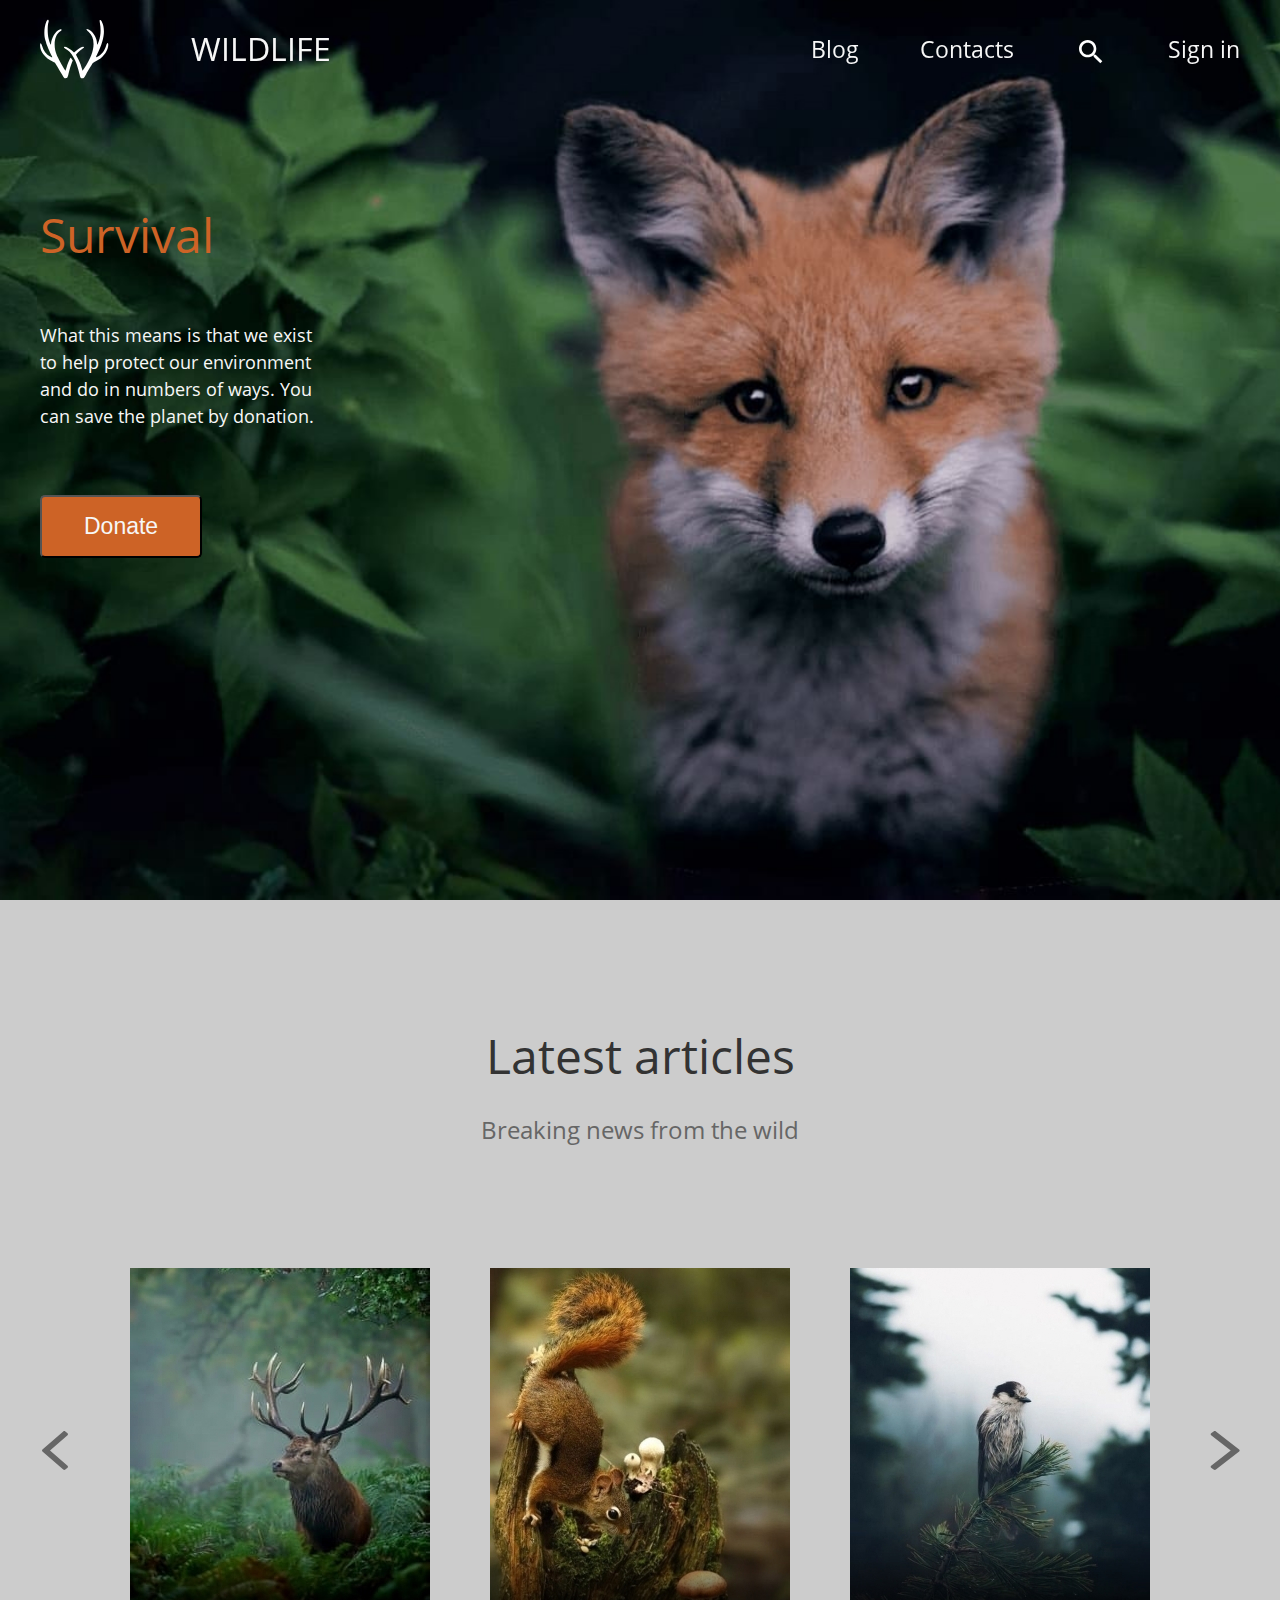
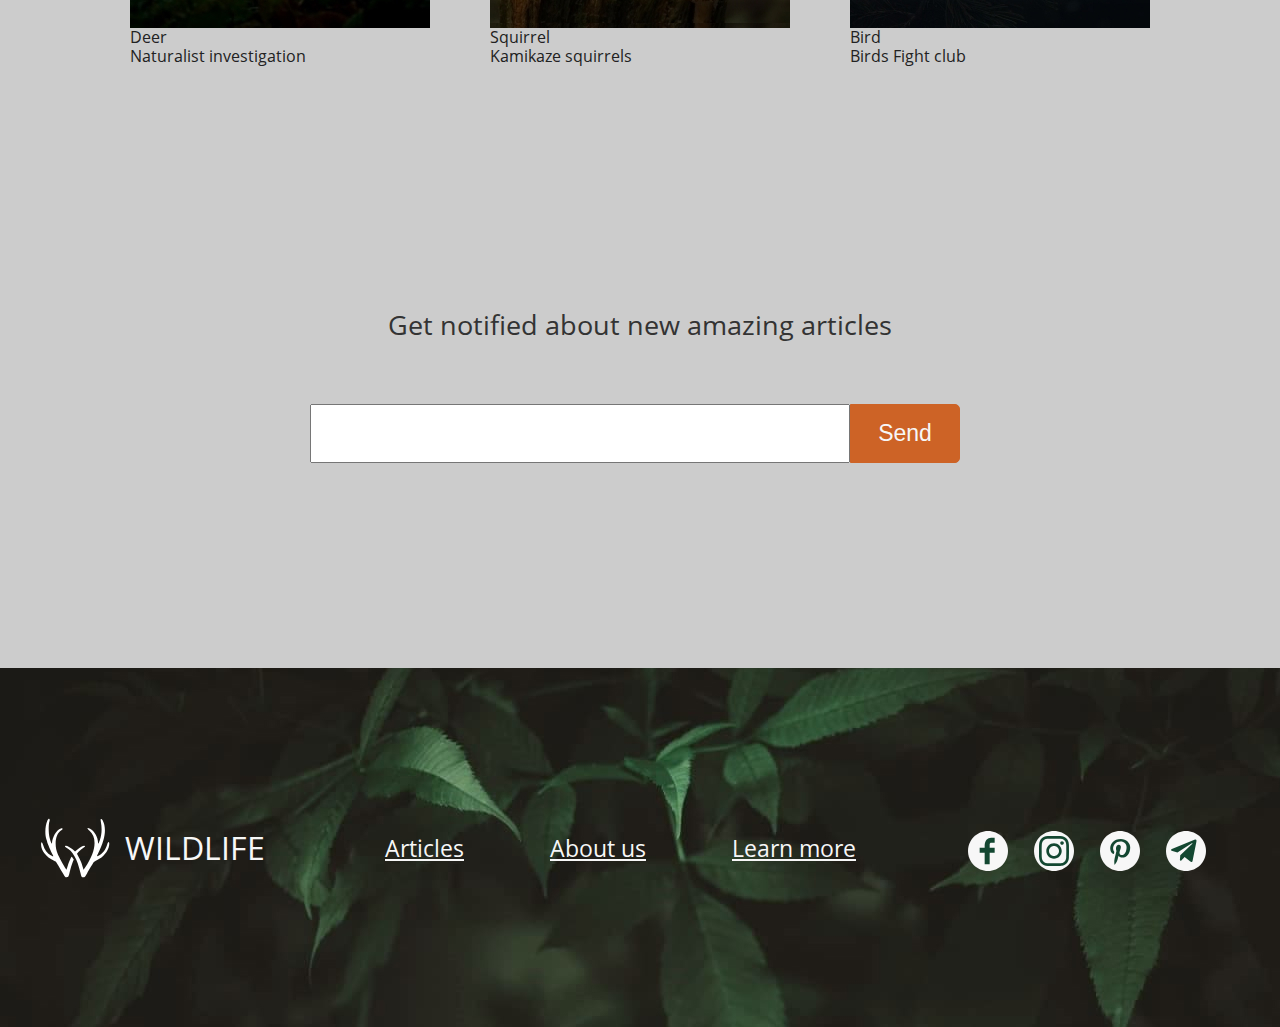
<file: wildlife/index.html>
<!DOCTYPE html>
<html lang="en">
<head>
    <meta charset="UTF-8">
    <meta http-equiv="X-UA-Compatible" content="IE=edge">
    <meta name="viewport" content="width=device-width, initial-scale=1.0">
    <link rel="stylesheet" href="./style.css">
    <title>Wildlife</title>
</head>
<body>
    <!-- Header start -->
    <header class="header">
        <div class="wrapper">
            <div class="header_wrapper">
                <div class="header_logo">
                    <a href="./" class="header_logo-link">
                <img src="./assets/img/Logo.svg" alt="wildlife" class="header_logo-pic">
            </a>
          </div>

                <nav>
                    <ul class="header_list">
                        <li class="header_item_p">
                            <p class="header_link_p">wildlife</p>
                        </li>
                        <li class="header_item">
                            <a href="#!" class="header_link">Blog</a>
                        </li>
                        <li class="header_item">
                            <a href="#!" class="header_link">Contacts</a>
                        </li>
                        <li class="header_item">
                    <a href="#!" class="header_link"><img src="./assets/img/Search.svg" alt="Search"></a>
                        </li>
                        <li class="header_item">
                            <a href="#!" class="header_link">Sign in</a>
                        </li>
                    </ul>
                </nav>
            </div>
        </div>
   </header>
   <!-- Header and -->

   <!-- main start -->

   <main class="main">
       <section class="intro">
           <div class="wrapper">
               <h1 class="intro_title">Survival</h1>
               <p class="intro_subtitle">
                   What this means is that we exist to help protect our environment and do in numbers of ways. You can save the planet by donation.
               </p>
               <p class="donate">
                   <button type="submit" class="donate_button">Donate</button>
               </p>
           </div>
       </section>

       <!-- Latest articles start -->
       <section class="Latest_articles">
           <div class="wrapper">
           <div class="latest_wrap">
                   <h2 class="latest_title">Latest articles
                   </h2>
                   <p class="latest_subTitle">
                       Breaking news from the wild
                   </p>
                   
                   <div class="places_cards">
                       <figure class="places_card">
                           <a href="#!"><img src="./assets/img/lArrow.svg" alt="lArrow"></a>
                           
                       </figure>
                       <figure class="places_card">
                           <img src="./assets/img/Deer.jpg" alt="Deer">
                           <figcaption class="plases_card_title">
                               Deer
                           </figcaption>
                           <figcaption class="plases_card_subTitle">
                               Naturalist investigation
                           </figcaption>
                       </figure>
                       <figure class="places_card">
                           <img src="./assets/img/Squirrel.jpg" alt="Squirrel">
                           <figcaption class="plases_card_title">
                               Squirrel
                           </figcaption>
                           <figcaption class="plases_card_subTitle">
                               Kamikaze squirrels
                           </figcaption>
                       </figure>
                       <figure class="places_card">
                           <img src="./assets/img/Bird.jpg" alt="Bird">
                           <figcaption class="plases_card_title">
                               Bird
                           </figcaption>
                           <figcaption class="plases_card_subTitle">
                               Birds Fight club
                           </figcaption>
                       </figure>
                        <figure class="places_card">
                           <a href="#!"><img src="./assets/img/rArrow.svg" alt="rArrow"></a>
                       </figure>
                   </div>
                   <p class="latest_subTitle_p">Get notified about new amazing articles</p>
                   <!-- Form start -->
                   <form class="search_form">
                       <p class="search_form_info">
                           <input type="text" class="searh_form_input">
                           <button class="searh_form_button">Send</button>
                       </p>
                   </form>
                   <!-- Form finish -->
               </div>
           </div>
       </section>
  </main>
 <!-- Latest articles and -->

  <!-- main and -->
    

       <!-- Footer start -->
       <footer class="footer">
           <div class="wrapper">
               <div class="footer_wrapper">
                   <div class="footer_logo">
                       <a href="./" class="footer_logo_link">
                    <img src="./assets/img/footer_logo.svg" alt="wildlife" class="footer_logo_pic">
                       </a>
                   </div>


               <nav>
                   <ul class="footer_list">
                       <li class="footer_item">
                           <p class="footer_link_p">wildlife</p>
                       </li>
                       <li class="footer_item_text">
                           <a href="#!" class="footer_link">Articles</a>
                       </li>
                       <li class="footer_item_text">
                           <a href="#!" class="footer_link">About us</a>
                       </li>
                       <li class="footer_item_text">
                           <a href="#!" class="footer_link">Learn more</a>
                       </li>
                       <li class="footer_item_img">
                           <a href="#!" class="footer_link"><img src="./assets/img/Facebook.svg" alt="Facebook"></a>
                       </li>
                       <li class="footer_item_img">
                           <a href="#!" class="footer_link"><img src="./assets/img/Instagram.svg" alt="nstagram"></a>
                       </li>
                       <li class="footer_item_img">
                           <a href="#!" class="footer_link"><img src="./assets/img/Pinterest.svg" alt="Pinterest"></a>
                       </li>
                       <li class="footer_item_img">
                           <a href="#!" class="footer_link"><img src="./assets/img/Telegram.svg" alt="Telegram"></a>
                       </li>
                   </ul>
               </nav>
           </div>
           </div>
       </footer>
       <!-- Footer and -->
       
</body>
</html>
</file>
<file: wildlife/style.css>
/* code for reset
 http://meyerweb.com/eric/tools/css/reset/
   v2.0-modified | 20110126
   License: none (public domain)
*/

html,
body,
div,
span,
applet,
object,
iframe,
h1,
h2,
h3,
h4,
h5,
h6,
p,
blockquote,
pre,
a,
abbr,
acronym,
address,
big,
cite,
code,
del,
dfn,
em,
img,
ins,
kbd,
q,
s,
samp,
small,
strike,
strong,
sub,
sup,
tt,
var,
b,
u,
i,
center,
dl,
dt,
dd,
ol,
ul,
li,
fieldset,
form,
label,
legend,
table,
caption,
tbody,
tfoot,
thead,
tr,
th,
td,
article,
aside,
canvas,
details,
embed,
figure,
figcaption,
footer,
header,
hgroup,
menu,
nav,
output,
ruby,
section,
summary,
time,
mark,
audio,
video {
    margin: 0;
    padding: 0;
    border: 0;
    font-size: 100%;
    font: inherit;
    vertical-align: baseline;
}

/* make sure to set some focus styles for accessibility */
:focus {
    outline: 0;
}

/* HTML5 display-role reset for older browsers */
article,
aside,
details,
figcaption,
figure,
footer,
header,
hgroup,
menu,
nav,
section {
    display: block;
}

body {
    line-height: 1;
}

ol,
ul {
    list-style: none;
}

blockquote,
q {
    quotes: none;
}

blockquote:before,
blockquote:after,
q:before,
q:after {
    content: '';
    content: none;
}

table {
    border-collapse: collapse;
    border-spacing: 0;
}

input[type=search]::-webkit-search-cancel-button,
input[type=search]::-webkit-search-decoration,
input[type=search]::-webkit-search-results-button,
input[type=search]::-webkit-search-results-decoration {
    -webkit-appearance: none;
    -moz-appearance: none;
}

input[type=search] {
    -webkit-appearance: none;
    -moz-appearance: none;
    -webkit-box-sizing: content-box;
    -moz-box-sizing: content-box;
    box-sizing: content-box;
}

textarea {
    overflow: auto;
    vertical-align: top;
    resize: vertical;
}

/**
 * Correct `inline-block` display not defined in IE 6/7/8/9 and Firefox 3.
 */

audio,
canvas,
video {
    display: inline-block;
    *display: inline;
    *zoom: 1;
    max-width: 100%;
}

/**
 * Prevent modern browsers from displaying `audio` without controls.
 * Remove excess height in iOS 5 devices.
 */

audio:not([controls]) {
    display: none;
    height: 0;
}

/**
 * Address styling not present in IE 7/8/9, Firefox 3, and Safari 4.
 * Known issue: no IE 6 support.
 */

[hidden] {
    display: none;
}

/**
 * 1. Correct text resizing oddly in IE 6/7 when body `font-size` is set using
 *    `em` units.
 * 2. Prevent iOS text size adjust after orientation change, without disabling
 *    user zoom.
 */

html {
    font-size: 100%;
    /* 1 */
    -webkit-text-size-adjust: 100%;
    /* 2 */
    -ms-text-size-adjust: 100%;
    /* 2 */
}

/**
 * Address `outline` inconsistency between Chrome and other browsers.
 */

a:focus {
    outline: thin dotted;
}

/**
 * Improve readability when focused and also mouse hovered in all browsers.
 */

a:active,
a:hover {
    outline: 0;
}

/**
 * 1. Remove border when inside `a` element in IE 6/7/8/9 and Firefox 3.
 * 2. Improve image quality when scaled in IE 7.
 */

img {
    border: 0;
    /* 1 */
    -ms-interpolation-mode: bicubic;
    /* 2 */
}

/**
 * Address margin not present in IE 6/7/8/9, Safari 5, and Opera 11.
 */

figure {
    margin: 0;
}

/**
 * Correct margin displayed oddly in IE 6/7.
 */

form {
    margin: 0;
}

/**
 * Define consistent border, margin, and padding.
 */

fieldset {
    border: 1px solid #c0c0c0;
    margin: 0 2px;
    padding: 0.35em 0.625em 0.75em;
}

/**
 * 1. Correct color not being inherited in IE 6/7/8/9.
 * 2. Correct text not wrapping in Firefox 3.
 * 3. Correct alignment displayed oddly in IE 6/7.
 */

legend {
    border: 0;
    /* 1 */
    padding: 0;
    white-space: normal;
    /* 2 */
    *margin-left: -7px;
    /* 3 */
}

/**
 * 1. Correct font size not being inherited in all browsers.
 * 2. Address margins set differently in IE 6/7, Firefox 3+, Safari 5,
 *    and Chrome.
 * 3. Improve appearance and consistency in all browsers.
 */

button,
input,
select,
textarea {
    font-size: 100%;
    /* 1 */
    margin: 0;
    /* 2 */
    vertical-align: baseline;
    /* 3 */
    *vertical-align: middle;
    /* 3 */
}

/**
 * Address Firefox 3+ setting `line-height` on `input` using `!important` in
 * the UA stylesheet.
 */

button,
input {
    line-height: normal;
}

/**
 * Address inconsistent `text-transform` inheritance for `button` and `select`.
 * All other form control elements do not inherit `text-transform` values.
 * Correct `button` style inheritance in Chrome, Safari 5+, and IE 6+.
 * Correct `select` style inheritance in Firefox 4+ and Opera.
 */

button,
select {
    text-transform: none;
}

/**
 * 1. Avoid the WebKit bug in Android 4.0.* where (2) destroys native `audio`
 *    and `video` controls.
 * 2. Correct inability to style clickable `input` types in iOS.
 * 3. Improve usability and consistency of cursor style between image-type
 *    `input` and others.
 * 4. Remove inner spacing in IE 7 without affecting normal text inputs.
 *    Known issue: inner spacing remains in IE 6.
 */

button,
html input[type="button"],
/* 1 */
input[type="reset"],
input[type="submit"] {
    -webkit-appearance: button;
    /* 2 */
    cursor: pointer;
    /* 3 */
    *overflow: visible;
    /* 4 */
}

/**
 * Re-set default cursor for disabled elements.
 */

button[disabled],
html input[disabled] {
    cursor: default;
}

/**
 * 1. Address box sizing set to content-box in IE 8/9.
 * 2. Remove excess padding in IE 8/9.
 * 3. Remove excess padding in IE 7.
 *    Known issue: excess padding remains in IE 6.
 */

input[type="checkbox"],
input[type="radio"] {
    box-sizing: border-box;
    /* 1 */
    padding: 0;
    /* 2 */
    *height: 13px;
    /* 3 */
    *width: 13px;
    /* 3 */
}

/**
 * 1. Address `appearance` set to `searchfield` in Safari 5 and Chrome.
 * 2. Address `box-sizing` set to `border-box` in Safari 5 and Chrome
 *    (include `-moz` to future-proof).
 */

input[type="search"] {
    -webkit-appearance: textfield;
    /* 1 */
    -moz-box-sizing: content-box;
    -webkit-box-sizing: content-box;
    /* 2 */
    box-sizing: content-box;
}

/**
 * Remove inner padding and search cancel button in Safari 5 and Chrome
 * on OS X.
 */

input[type="search"]::-webkit-search-cancel-button,
input[type="search"]::-webkit-search-decoration {
    -webkit-appearance: none;
}

/**
 * Remove inner padding and border in Firefox 3+.
 */

button::-moz-focus-inner,
input::-moz-focus-inner {
    border: 0;
    padding: 0;
}

/**
 * 1. Remove default vertical scrollbar in IE 6/7/8/9.
 * 2. Improve readability and alignment in all browsers.
 */

textarea {
    overflow: auto;
    /* 1 */
    vertical-align: top;
    /* 2 */
}

/**
 * Remove most spacing between table cells.
 */

table {
    border-collapse: collapse;
    border-spacing: 0;
}

html,
button,
input,
select,
textarea {
    color: #222;
}


::-moz-selection {
    background: #b3d4fc;
    text-shadow: none;
}

::selection {
    background: #b3d4fc;
    text-shadow: none;
}

img {
    vertical-align: middle;
}

fieldset {
    border: 0;
    margin: 0;
    padding: 0;
}

textarea {
    resize: vertical;
}

.chromeframe {
    margin: 0.2em 0;
    background: #ccc;
    color: #000;
    padding: 0.2em 0;
}

/* open-sans-300 - latin */
@font-face {
    font-family: 'Open Sans';
    font-style: normal;
    font-weight: 300;
    src: local(''),
        url('./assets/fonts/open-sans-v18-latin-300.woff2') format('woff2'),
        /* Chrome 26+, Opera 23+, Firefox 39+ */
        url('./assets/fonts/open-sans-v18-latin-300.woff') format('woff');
    /* Chrome 6+, Firefox 3.6+, IE 9+, Safari 5.1+ */
}

/* open-sans-regular - latin */
@font-face {
    font-family: 'Open Sans';
    font-style: normal;
    font-weight: 400;
    src: local(''),
        url('./assets/fonts/open-sans-v18-latin-regular.woff2') format('woff2'),
        /* Chrome 26+, Opera 23+, Firefox 39+ */
        url('./assets/fonts/open-sans-v18-latin-regular.woff') format('woff');
    /* Chrome 6+, Firefox 3.6+, IE 9+, Safari 5.1+ */
}

/* open-sans-600 - latin */
@font-face {
    font-family: 'Open Sans';
    font-style: normal;
    font-weight: 600;
    src: local(''),
        url('./assets/fonts/open-sans-v18-latin-600.woff2') format('woff2'),
        /* Chrome 26+, Opera 23+, Firefox 39+ */
        url('./assets/fonts/open-sans-v18-latin-600.woff') format('woff');
    /* Chrome 6+, Firefox 3.6+, IE 9+, Safari 5.1+ */
}

/* open-sans-700 - latin */
@font-face {
    font-family: 'Open Sans';
    font-style: normal;
    font-weight: 700;
    src: local(''),
        url('./assets/fonts/open-sans-v18-latin-700.woff2') format('woff2'),
        /* Chrome 26+, Opera 23+, Firefox 39+ */
        url('./assets/fonts/open-sans-v18-latin-700.woff') format('woff');
    /* Chrome 6+, Firefox 3.6+, IE 9+, Safari 5.1+ */
}

/* open-sans-800 - latin */
@font-face {
    font-family: 'Open Sans';
    font-style: normal;
    font-weight: 800;
    src: local(''),
        url('./assets/fonts/open-sans-v18-latin-800.woff2') format('woff2'),
        /* Chrome 26+, Opera 23+, Firefox 39+ */
        url('./assets/fonts/open-sans-v18-latin-800.woff') format('woff');
    /* Chrome 6+, Firefox 3.6+, IE 9+, Safari 5.1+ */
}
html{
    box-sizing: border-box;
}
*, *::before, *::after{
    box-sizing: inherit;
}

body{
    font-family: 'Open Sans';
    font-style: normal;
    font-size: 16px;
    line-height: 1.2;
    font-weight: normal;
    width: 100%;
}

/* Header styles start */

.header {
    position: fixed;
    top: 0;
    left: 0;
    width: 100%;
}

.wrapper {
    max-width: 1200px;
    margin: 0 auto;
    
    
}

.header_wrapper{
    display: flex;
    flex-wrap: wrap;
    align-items: flex-end;
    justify-content: space-between;
    padding-top: 19px;
}


.header_list{
    display: flex;
    flex-wrap: wrap;
}

.header_item{
    margin-right: 61px;
}
.header_item_p{
    margin-right: 480px;
}

.header_item:last-child{
    margin-right: 0;
}

.header_link {
    font-size: 23px;
    line-height: 60px;
    text-decoration: none;
    color: #F7F7F7;
}
.header_link_p{
    font-size: 32px;
    line-height: 60px;
    text-transform: uppercase;
    color: #F7F7F7;
}

.header_link:hover,
.header_link:focus,
.header_link:active{
    opacity: .75;
}

/* Header styles and */

/* Main styles start */

.intro {
    min-height: 100vh;
    background: url(./assets/img/intro-bg.jpg);
    background-size: cover;
    padding-top: 199px;
}

.intro_title{
    max-width: 274px;
    font-size: 48px;
    line-height: 72px;
    font-weight: normal;
    color: #CD6326;
    margin-bottom: 51px;
}

.intro_subtitle {
    max-width: 274px;
    font-size: 18px;
    line-height: 27px;
    color: #F7F7F7;
    margin-bottom: 65px;
}

.donate_button{
    padding: 16px 42px;
    font-size: 23px;
    line-height: 27px;
    text-align: center;
    color: #F7F7F7;
    background-color: #CD6326;
    border-radius: 5px;
}

.donate_button:hover {
    background-color: #E39128;
}
.donate_button:active {
    background: #8F5613;
}

/*  Latest articles start */
.Latest_articles{
    width: 100%;
    min-height: 1368px;
    margin: 0 auto;
    background-color: #CCCCCC;
}

.latest_wrap {
    max-width: 1200px;
}

.latest_title{
    font-size: 48px;
    line-height: 72px;
    text-align: center;
    color: #333333;
    padding: 120px 0px 20px ;
}

.latest_subTitle {
    font-size: 24px;
    line-height: 36px;
    text-align: center;
    color: #666666;
    padding-bottom: 120px;
}

.places_cards{
    display: flex;
    flex-wrap: wrap;
}
.places_card{
    margin-right: 60px;
}
.places_card:first-child{
    padding-top: 145px;
}
.places_card:last-child{
    margin-right: 0;
    padding-top: 145px;
}
.latest_subTitle_p{
    padding: 239px 0px 59px;
    font-size: 27px;
    line-height: 40px;
    text-align: center;
    color: #333333;
}
/*  Latest articles and */

/* form start */
.search_form_info{
    display: flex;
    flex-wrap: wrap;
}
.searh_form_input{
    width: 540px;
    height: 59px;
    margin-left: 270px;
}
.searh_form_button{
    width: 110px;
    background: #CD6326;
    border: 1px solid #CD6326;
    border-radius: 0px 5px 5px 0px;
    font-size: 23px;
    line-height: 27px;
    color: #F7F7F7;
}
/* form and */

/* Main styles and */

/* Footer start */
.footer{
    background: url(./assets/img/Footer.jpg);
    height: 359px;
}

.footer_wrapper{
    display: flex;
    flex-wrap: wrap;
}

.footer_logo{
    padding: 150px 15px 0px 0px;
}

.footer_list{
    display: flex;
    flex-wrap: wrap;
}

.footer_item{
    padding-top: 150px;
}

.footer_link_p{
    font-size: 32px;
    line-height: 60px;
    text-transform: uppercase;
    color: #F7F7F7;
    padding-right: 120px;
}
.footer_item_text{
    padding: 150px 86px 0px 0px;
}
.footer_link{
    font-size: 23px;
    line-height: 60px;
    color: #F7F7F7;
}
.footer_link:hover{
    background: #E39128;
}
.footer_link:active{
    background: #8F5613;
}
.footer_item_img{
    padding: 150px 0px 0px 26px;
}






/* Footer and */
</file>
